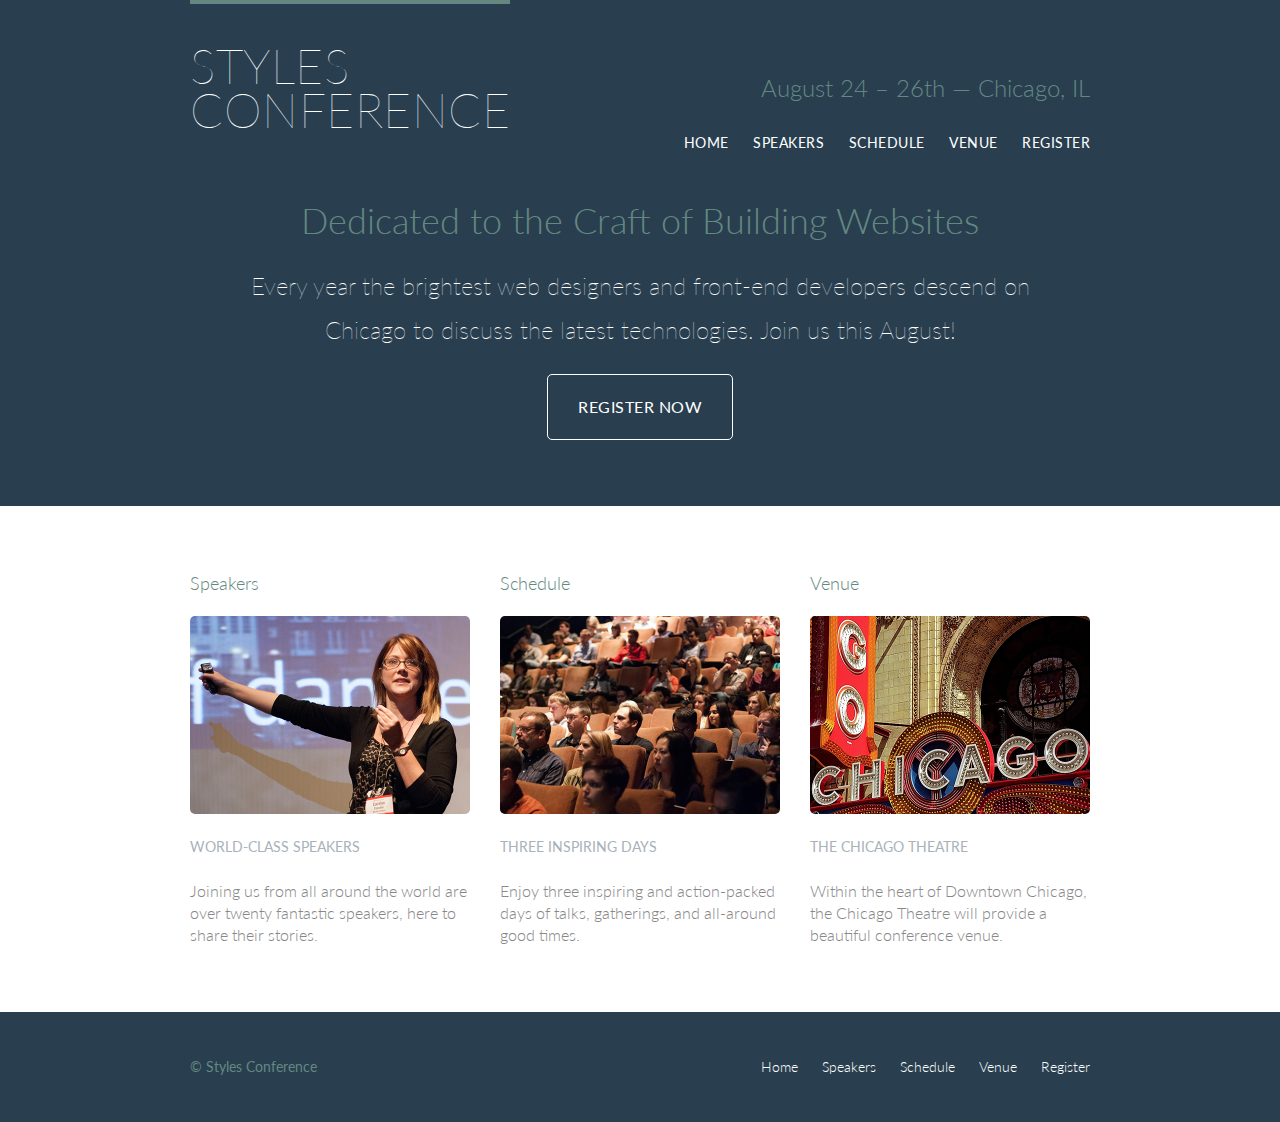
<file: index.html>
<!DOCTYPE html>
<html lang="en">
    <head>
        <meta charset="utf-8">
        <title>Styles Conference</title>
        <link rel="stylesheet" href="assets/stylesheets/main.css">

        <link rel="preconnect" href="https://fonts.gstatic.com">
        <link rel="stylesheet" href="https://fonts.googleapis.com/css2?family=Lato:wght@100;300;400&display=swap">
    </head>

    <body>
        <header class="primary-header container group">
            <h1 class="logo">
                <a href="index.html">Styles <br> Conference</a>
            </h1>               
            <h2 class="tagline">August 24 &ndash; 26th &mdash; Chicago, IL</h2>

            <nav class="nav primary-nav">
                <ul>
                    <li><a href="index.html">Home</a></li>
                    <li><a href="speakers.html">Speakers</a></li>
                    <li><a href="schedule.html">Schedule</a></li>
                    <li><a href="venue.html">Venue</a></li>
                    <li><a href="register.html">Register</a></li>
                </ul>

            </nav>
        </header>

        <section class="hero container">
            <h3>Dedicated to the Craft of Building Websites</h3>
            <p>Every year the brightest web designers and front-end developers descend on Chicago to discuss the latest technologies. Join us this August!</p>
        
            <a class="btn btn-alt" href="register.html">Register Now</a>
        </section>

        <section class="row">
            <div class="grid">
                <!-- Speakers -->
                <section class="teaser col-1-3">
                    <h4>Speakers</h4>
                    <a href="speakers.html">
                        <img src="assets/images/home/speakers.jpg" alt="Professional Speaker">
                        <h5>World-Class Speakers</h5>
                    </a>
                    <p>Joining us from all around the world are over twenty fantastic speakers, here to share their stories.</p>
                </section><!--
                    Schedule
                --><section class="teaser col-1-3">
                    <h4>Schedule</h4>
                    <a href="schedule.html">
                        <img src="assets/images/home/schedule.jpg" alt="Rows of seats filled with people">
                        <h5>Three Inspiring Days</h5>
                    </a>
                    <p>Enjoy three inspiring and action-packed days of talks, gatherings, and all-around good times.</p>
                </section><!--
                    Venue 
                --><section class="teaser col-1-3">
                    <h4>Venue</h4>
                    <a href="venue.html">
                        <img src="assets/images/home/venue.jpg" alt="A sign above a theatre that says 'Chicago'">
                        <h5>The Chicago Theatre</h5>
                    </a>
                    <p>Within the heart of Downtown Chicago, the Chicago Theatre will provide a beautiful conference venue.</p>
                </section>
            </div>
        </section>

        <footer class="primary-footer container group">
            <small>&copy; Styles Conference</small>

            <nav class="nav">
                <ul>
                    <li><a href="index.html">Home</a></li>
                    <li><a href="speakers.html">Speakers</a></li>
                    <li><a href="schedule.html">Schedule</a></li>
                    <li><a href="venue.html">Venue</a></li>
                    <li><a href="register.html">Register</a></li>
                </ul>                
            </nav>
        </footer>
    </body>
</html>
</file>
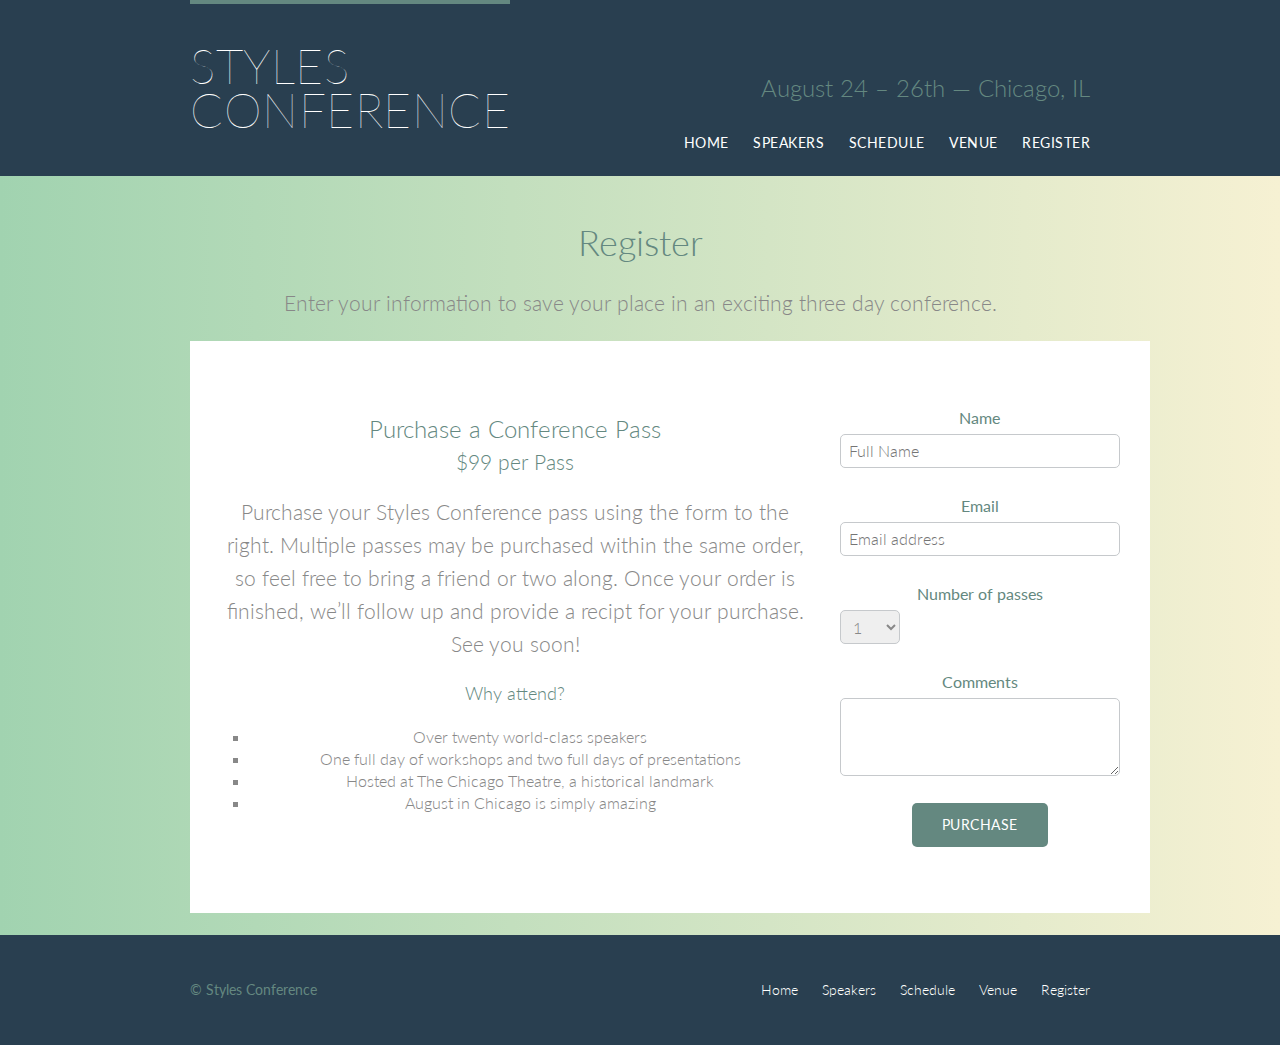
<file: register.html>
<!DOCTYPE html>
<html lang="en">
    <head>
        <meta charset="utf-8">
        <title>Styles Conference</title>
        <link rel="stylesheet" href="assets/stylesheets/main.css">

        <link rel="preconnect" href="https://fonts.gstatic.com">
        <link rel="stylesheet" href="https://fonts.googleapis.com/css2?family=Lato:wght@100;300;400&display=swap">
    </head>

    <body>
        <header class="primary-header container group">
            <h1 class="logo">
                <a href="index.html">Styles <br> Conference</a>
            </h1>
            <h2 class="tagline">August 24 &ndash; 26th &mdash; Chicago, IL</h2>

            <nav class="nav primary-nav">
                <ul>
                    <li><a href="index.html">Home</a></li>
                    <li><a href="speakers.html">Speakers</a></li>
                    <li><a href="schedule.html">Schedule</a></li>
                    <li><a href="venue.html">Venue</a></li>
                    <li><a href="register.html">Register</a></li>
                </ul> 
            </nav>
        </header>

        <section class="row-alt">
            <div class="lead container">
                <h1>Register</h1>
                <p>Enter your information to save your place in an exciting three day conference.</p>

                <section class="row">
                    <div class="grid">
                        <section class="col-2-3">
                            <h2>Purchase a Conference Pass</h2>
                            <h3>$99 per Pass</h3>
                            <p>Purchase your Styles Conference pass using the form to the right. Multiple passes may be purchased within the same order, so feel free to bring a friend or two along. Once your order is finished, we&#8217;ll follow up  and provide a recipt for your purchase. See you soon!</p>
                            
                            <h4>Why attend?</h4>
                            <ul class="why-attend">
                                <li>Over twenty world-class speakers</li>
                                <li>One full day of workshops and two full days of presentations</li>
                                <li>Hosted at The Chicago Theatre, a historical landmark</li>
                                <li>August in Chicago is simply amazing</li>
                            </ul>
                        </section><!--

                        --><form class="col-1-3" action="#" method="post">
                            <fieldset class="register-group">
                                <label>
                                    Name <input type="text" name="name" placeholder="Full Name" required>
                                </label>
    
                                <label>
                                    Email <input type="email" name="email" placeholder="Email address" required>
                                </label>
    
                                <label>
                                    Number of passes
                                    <select name="quantity" required>
                                        <option value="1" selected>1</option>
                                        <option value="2">2</option>
                                        <option value="3">3</option>
                                        <option value="4">4</option>
                                        <option value="5">5</option>
                                    </select>
                                </label>
    
                                <label>
                                    Comments <textarea name="comments"></textarea>
                                </label>
                            </fieldset>

                            <input type="submit" class="btn btn-default" name="submit" value="Purchase">
                        </form>
                    </div>
                </section>
            </div>
        </section>

        <footer class="primary-footer container group">
            <small>&copy; Styles Conference</small>

            <nav class="nav">
                <ul>
                    <li><a href="index.html">Home</a></li>
                    <li><a href="speakers.html">Speakers</a></li>
                    <li><a href="schedule.html">Schedule</a></li>
                    <li><a href="venue.html">Venue</a></li>
                    <li><a href="register.html">Register</a></li>
                </ul> 
            </nav>
        </footer>
    </body>
</html>
</file>
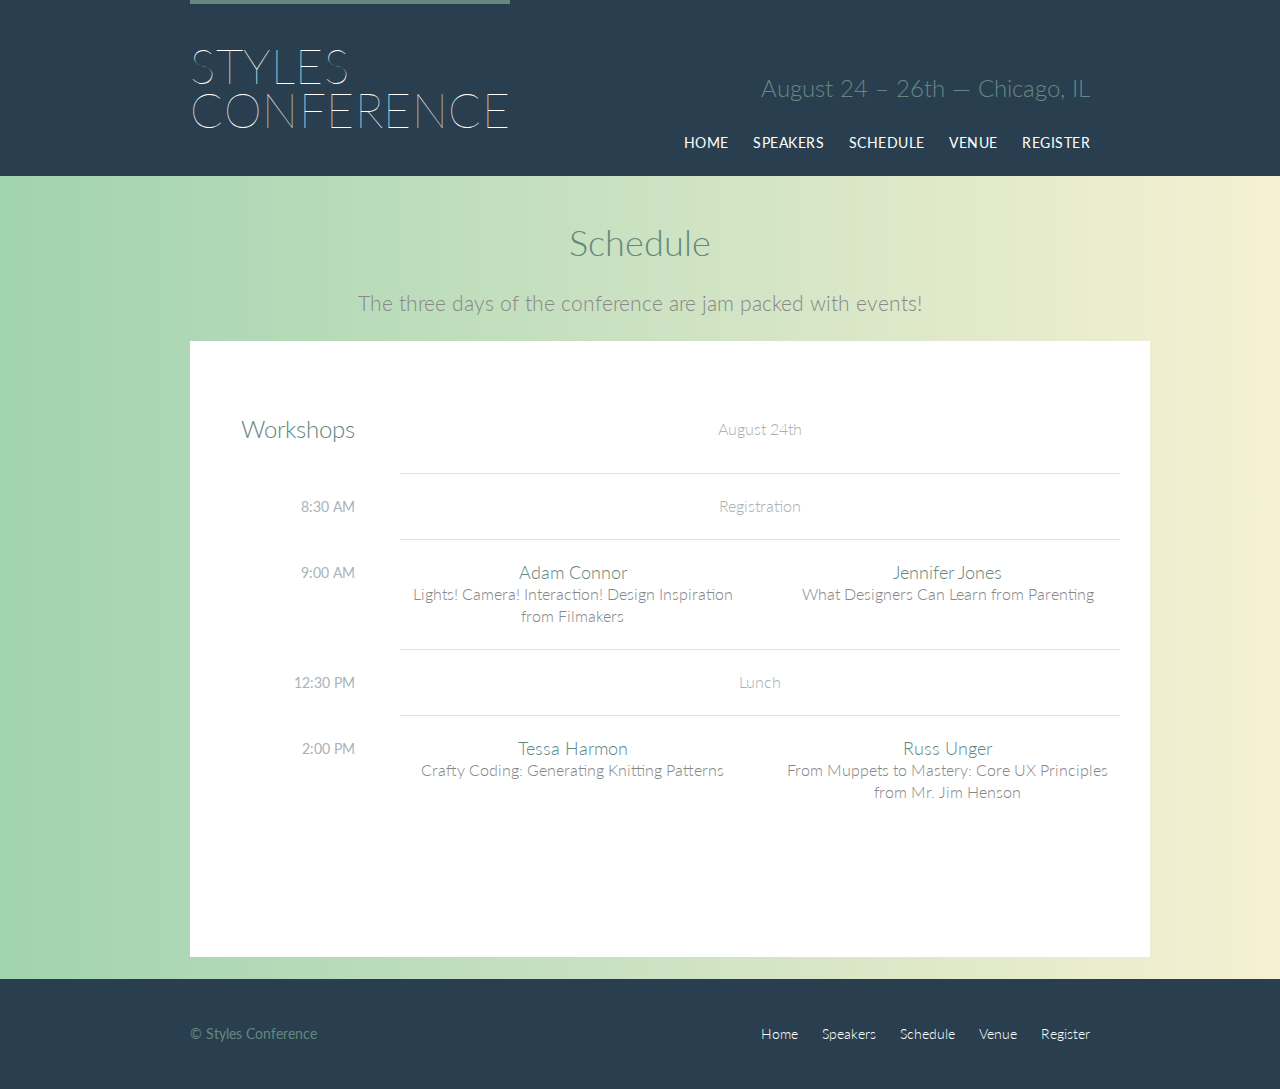
<file: schedule.html>
<!DOCTYPE html>
<html lang="en">
    <head>
        <meta charset="utf-8">
        <title>Styles Conference</title>
        <link rel="stylesheet" href="assets/stylesheets/main.css">

        <link rel="preconnect" href="https://fonts.gstatic.com">
        <link rel="stylesheet" href="https://fonts.googleapis.com/css2?family=Lato:wght@100;300;400&display=swap">
    </head>

    <body>
        <header class="primary-header container group">
            <h1 class="logo">
                <a href="index.html">Styles <br> Conference</a>
            </h1> 
            <h2 class="tagline">August 24 &ndash; 26th &mdash; Chicago, IL</h2>

            <nav class="nav primary-nav">
                <ul>
                    <li><a href="index.html">Home</a></li>
                    <li><a href="speakers.html">Speakers</a></li>
                    <li><a href="schedule.html">Schedule</a></li>
                    <li><a href="venue.html">Venue</a></li>
                    <li><a href="register.html">Register</a></li>
                </ul> 
            </nav>
        </header>

        <section class="row-alt">
            <div class="lead container">
                <h1>Schedule</h1>
                <p>The three days of the conference are jam packed with events!</p>

                <section class="row">
                    <div class="container">
                        <table>
                            <thead>
                                <tr>
                                    <th scope="row">Workshops</th>
                                    <td colspan="2" class="schedule-offset">August 24th</td>
                                </tr>
                            </thead>
                            <tbody>
                                <tr>
                                    <th scope="row"><time datetime="08:30:00">8:30 AM</time></th>
                                    <td colspan="2" class="schedule-offset">Registration</td>
                                </tr>
                                <tr>
                                    <th scope="row"><time datetime="09:00:00">9:00 AM</time></th>
                                    <td>
                                        <a href="speakers.html#adam-connor">
                                            <h4>Adam Connor</h4>Lights! Camera! Interaction! Design Inspiration from Filmakers</a>
                                    </td>
                                    <td>
                                        <a href="speakers.htmljennifer-jones">
                                            <h4>Jennifer Jones</h4>What Designers Can Learn from Parenting</a>
                                    </td>
                                </tr>
                                <tr>
                                    <th scope="row"><time datetime="12:30:00">12:30 PM</time></th>
                                    <td colspan="2" class="schedule-offset">Lunch</td>
                                </tr>
                                <tr>
                                    <th scope="row"><time datetime="14:00:00">2:00 PM</time></th>
                                    <td>
                                        <a href="speakers.html#tessa-harmon">
                                            <h4>Tessa Harmon</h4>Crafty Coding: Generating Knitting Patterns</a>
                                    </td>
                                    <td>
                                        <a href="speakers.html#russ-unger">
                                            <h4>Russ Unger</h4>From Muppets to Mastery: Core UX Principles from Mr. Jim Henson</a>
                                    </td>
                                </tr>
                            </tbody>
                        </table>

                        <table></table>

                        <table></table>
                    </div>
                </section>
            </div>
        </section>

        <footer class="primary-footer container group">
            <small>&copy; Styles Conference</small>

            <nav class="nav">
                <ul>
                    <li><a href="index.html">Home</a></li>
                    <li><a href="speakers.html">Speakers</a></li>
                    <li><a href="schedule.html">Schedule</a></li>
                    <li><a href="venue.html">Venue</a></li>
                    <li><a href="register.html">Register</a></li>
                </ul> 
            </nav>
        </footer>
    </body>
</html>
</file>
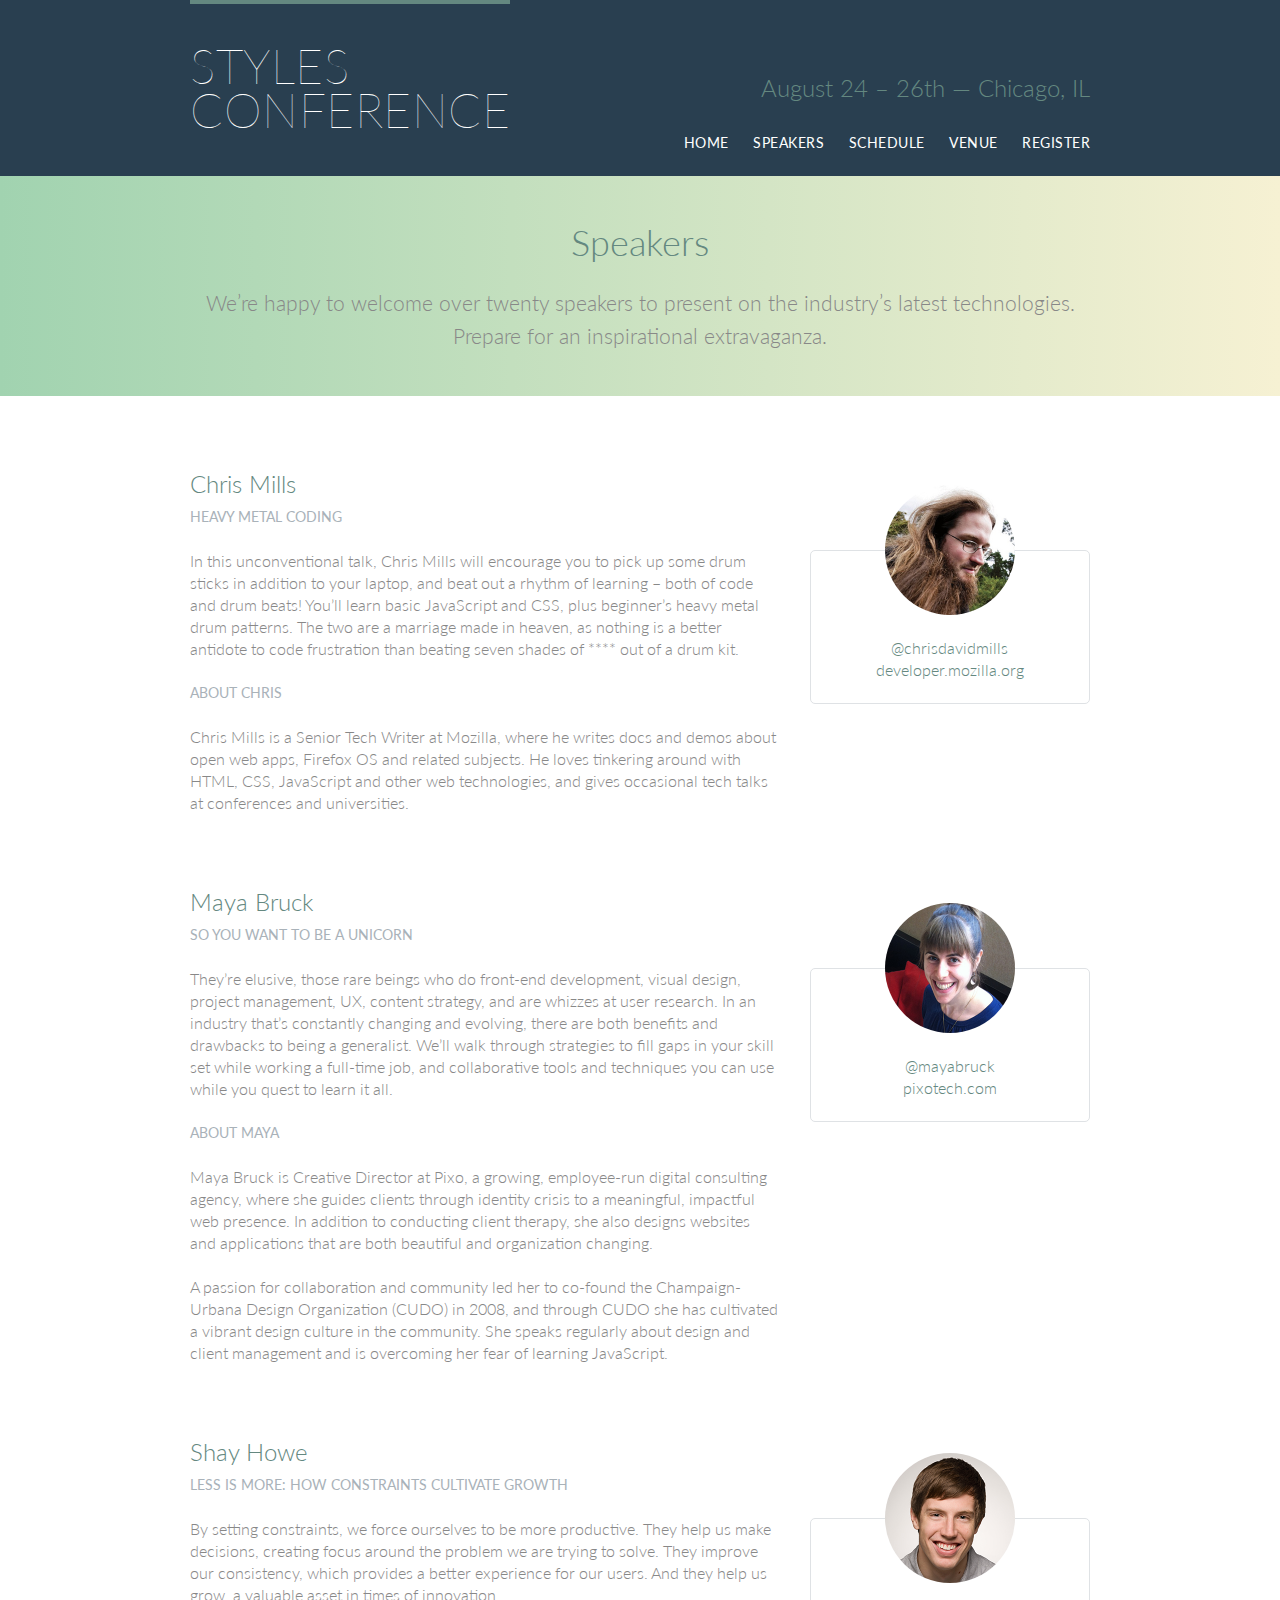
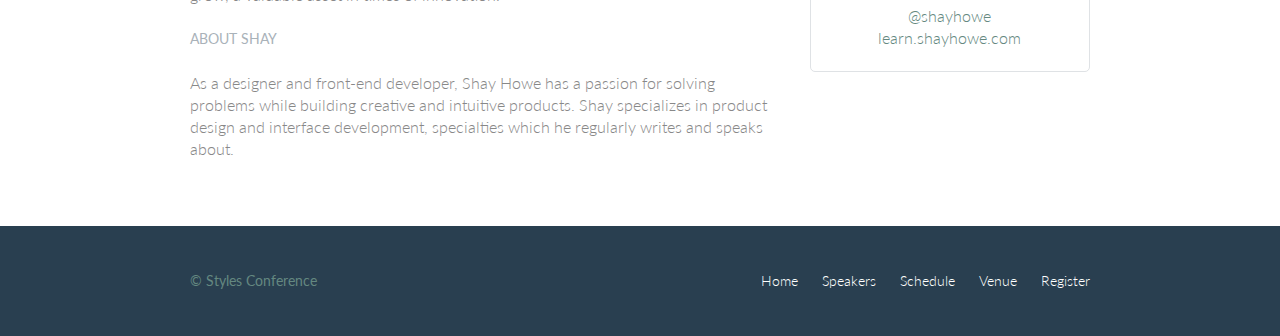
<file: speakers.html>
<!DOCTYPE html>
<html lang="en">
    <head>
        <meta charset="utf-8">
        <title>Styles Conference</title>
        <link rel="stylesheet" href="assets/stylesheets/main.css">

        <link rel="preconnect" href="https://fonts.gstatic.com">
        <link rel="stylesheet" href="https://fonts.googleapis.com/css2?family=Lato:wght@100;300;400&display=swap">
    </head>

    <body>
        <header class="primary-header container group">
            <h1 class="logo">
                <a href="index.html">Styles <br> Conference</a>
            </h1>
            <h2 class="tagline">August 24 &ndash; 26th &mdash; Chicago, IL</h2>

            <nav class="nav primary-nav">
                <ul>
                    <li><a href="index.html">Home</a></li>
                    <li><a href="speakers.html">Speakers</a></li>
                    <li><a href="schedule.html">Schedule</a></li>
                    <li><a href="venue.html">Venue</a></li>
                    <li><a href="register.html">Register</a></li>
                </ul> 
            </nav>
        </header>

        <section class="row-alt">
            <div class="lead container">
                <h1>Speakers</h1>
                <p>We&#8217;re happy to welcome over twenty speakers to present on the industry&#8217;s latest technologies. Prepare for an inspirational extravaganza.</p>
            </div>
        </section>

        <section class="row">
            <div class="grid">
                <section class="speaker" id="chris-mills">
                    <div class="col-2-3">
                        <h2>Chris Mills</h2>
                        <h5>Heavy Metal Coding</h5>
                        <p>In this unconventional talk, Chris Mills will encourage you to pick up some drum sticks in addition to your laptop, and beat out a rhythm of learning – both of code and drum beats! You’ll learn basic JavaScript and CSS, plus beginner’s heavy metal drum patterns. The two are a marriage made in heaven, as nothing is a better antidote to code frustration than beating seven shades of **** out of a drum kit.</p>

                        <h5>About Chris</h5>
                        <p>Chris Mills is a Senior Tech Writer at Mozilla, where he writes docs and demos about open web apps, Firefox OS and related subjects. He loves tinkering around with HTML, CSS, JavaScript and other web technologies, and gives occasional tech talks at conferences and universities.</p>
                    </div><!--

                    --><aside class="col-1-3">
                        <div class="speaker-info">
                            <img src="assets/images/speakers/chris-mills.jpg" alt="Chris Mills">

                            <ul>
                                <li><a href="https://twitter.com/chrisdavidmills">@chrisdavidmills</a></li>
                                <li><a href="https://developer.mozilla.org">developer.mozilla.org</a></li>
                            </ul>
                        </div>
                    </aside>
                </section>

                <section class="speaker" id="maya-bruck">
                    <div class="col-2-3">
                        <h2>Maya Bruck</h2>
                        <h5>So You Want to be a Unicorn</h5>
                        <p>They’re elusive, those rare beings who do front-end development, visual design, project management, UX, content strategy, and are whizzes at user research. In an industry that’s constantly changing and evolving, there are both benefits and drawbacks to being a generalist. We’ll walk through strategies to fill gaps in your skill set while working a full-time job, and collaborative tools and techniques you can use while you quest to learn it all.</p>

                        <h5>About Maya</h5>
                        <p>Maya Bruck is Creative Director at Pixo, a growing, employee-run digital consulting agency, where she guides clients through identity crisis to a meaningful, impactful web presence. In addition to conducting client therapy, she also designs websites and applications that are both beautiful and organization changing.</p>
                        <p>A passion for collaboration and community led her to co-found the Champaign-Urbana Design Organization (CUDO) in 2008, and through CUDO she has cultivated a vibrant design culture in the community. She speaks regularly about design and client management and is overcoming her fear of learning JavaScript.</p>
                    </div><!--

                    --><aside class="col-1-3">
                        <div class="speaker-info">
                            <img src="assets/images/speakers/maya-bruck.jpg" alt="Maya Bruck">

                            <ul>
                                <li><a href="https://twitter.com/mayabruck">@mayabruck</a></li>
                                <li><a href="pixotech.com">pixotech.com</a></li>
                            </ul>
                        </div>
                    </aside>
                </section>

                <section id="shay-howe">
                    <div class="col-2-3">
                        <h2>Shay Howe</h2>
                        <h5>Less is More: How Constraints Cultivate Growth</h5>
                        <p>By setting constraints, we force ourselves to be more productive. They help us make decisions, creating focus around the problem we are trying to solve. They improve our consistency, which provides a better experience for our users. And they help us grow, a valuable asset in times of innovation.</p>

                        <h5>About Shay</h5>
                        <p>As a designer and front-end developer, Shay Howe has a passion for solving problems while building creative and intuitive products. Shay specializes in product design and interface development, specialties which he regularly writes and speaks about.</p>
                    </div><!--

                    --><aside class="col-1-3">
                        <div class="speaker-info">
                            <img src="assets/images/speakers/shay-howe.jpg" alt="Shay Howe">

                            <ul>
                                <li><a href="https://twitter.com/shayhowe">@shayhowe</a></li>
                                <li><a href="http//learn.shayhowe.com.">learn.shayhowe.com</a></li>
                            </ul>
                        </div>
                    </aside>
                </section>
            </div>
        </section>

        <footer class="primary-footer container group">
            <small>&copy; Styles Conference</small>

            <nav class="nav">
                <ul>
                    <li><a href="index.html">Home</a></li>
                    <li><a href="speakers.html">Speakers</a></li>
                    <li><a href="schedule.html">Schedule</a></li>
                    <li><a href="venue.html">Venue</a></li>
                    <li><a href="register.html">Register</a></li>
                </ul> 
            </nav>
        </footer>
    </body>
</html>
</file>
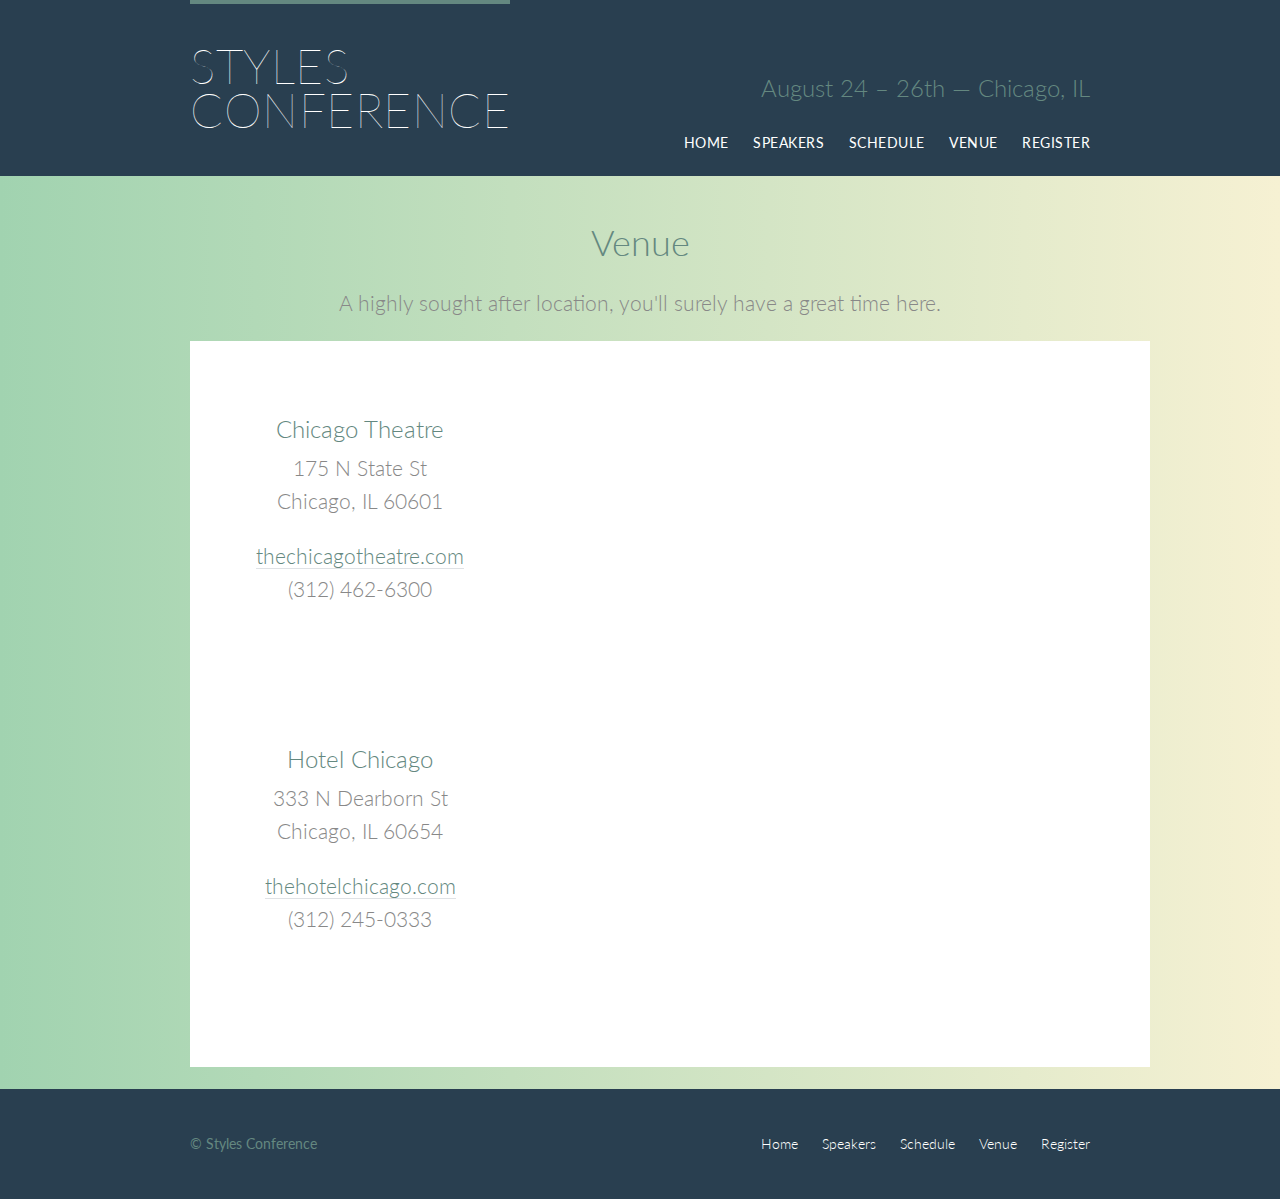
<file: venue.html>
<!DOCTYPE html>
<html lang="en">
    <head>
        <meta charset="utf-8">
        <title>Styles Conference</title>
        <link rel="stylesheet" href="assets/stylesheets/main.css">

        <link rel="preconnect" href="https://fonts.gstatic.com">
        <link rel="stylesheet" href="https://fonts.googleapis.com/css2?family=Lato:wght@100;300;400&display=swap">
    </head>

    <body>
        <header class="primary-header container group">
            <h1 class="logo">
                <a href="index.html">Styles <br> Conference</a>
            </h1>
            <h2 class="tagline">August 24 &ndash; 26th &mdash; Chicago, IL</h2>

            <nav class="nav primary-nav">
                <ul>
                    <li><a href="index.html">Home</a></li>
                    <li><a href="speakers.html">Speakers</a></li>
                    <li><a href="schedule.html">Schedule</a></li>
                    <li><a href="venue.html">Venue</a></li>
                    <li><a href="register.html">Register</a></li>
                </ul> 
            </nav>
        </header>

        <section class="row-alt">
            <div class="lead container">
                <h1>Venue</h1>
                <p>A highly sought after location, you'll surely have a great time here.</p>

                <section class="row">
                    <div class="grid">
                        <section id="venue-theatre">
                            <div class="col-1-3">
                                <h2>Chicago Theatre</h2>
                                <p>175 N State St <br> Chicago, IL 60601</p>
                                <p><a href="http://www.thechicagotheatre.com/">thechicagotheatre.com</a> <br> (312) 462-6300</p>
                            </div><!--

                            --><iframe class="col-2-3 venue-map" src="https://www.google.com/maps/embed?pb=!1m18!1m12!1m3!1d2970.346932432805!2d-87.62969368427926!3d41.885395372936244!2m3!1f0!2f0!3f0!3m2!1i1024!2i768!4f13.1!3m3!1m2!1s0x880e2ca55810a493%3A0x4700ddf60fcbfad6!2sThe%20Chicago%20Theatre!5e0!3m2!1sen!2sus!4v1617904098098!5m2!1sen!2sus"></iframe>
                        </section>

                        <section id="venue-hotel">
                            <div class="col-1-3">
                                <h2>Hotel Chicago</h2>
                                <p>333 N Dearborn St <br> Chicago, IL 60654</p>
                                <p><a href="https://thehotelchicago.com/">thehotelchicago.com</a> <br> (312) 245-0333</p>
                            </div><!--

                            --><iframe class="col-2-3 venue-map" src="https://www.google.com/maps/embed?pb=!1m18!1m12!1m3!1d11881.384081929207!2d-87.63625975778764!3d41.885414988306955!2m3!1f0!2f0!3f0!3m2!1i1024!2i768!4f13.1!3m3!1m2!1s0x880e2cae21a12625%3A0x277f22d4b64d5732!2sHotel%20Chicago%20Downtown%2C%20Autograph%20Collection!5e0!3m2!1sen!2sus!4v1617904181851!5m2!1sen!2sus"></iframe>
                        </section>
                    </div>
                </section>
            </div>
        </section>

        <footer class="primary-footer container group">
            <small>&copy; Styles Conference</small>

            <nav class="nav">
                <ul>
                    <li><a href="index.html">Home</a></li>
                    <li><a href="speakers.html">Speakers</a></li>
                    <li><a href="schedule.html">Schedule</a></li>
                    <li><a href="venue.html">Venue</a></li>
                    <li><a href="register.html">Register</a></li>
                </ul> 
            </nav>
        </footer>
    </body>
</html>
</file>
<file: assets/stylesheets/main.css>
/* 
    http://meyerweb.com/eric/tools/css/reset/ 
    v2.0 | 2011-01-26
    License: none (public domain)
*/

html, body, div, span, applet, object, iframe, h1, h2, h3, h4, h5, h6, p, blockquote, pre, a, abbr, acronym, address, big, cite, code, del, dfn, em, img, ins, kbd, q, s, samp, small, strike, strong, sub, sup, tt, var, b, u, i, center, dl, dt, dd, ol, ul, li, fieldset, form, label, legend, table, caption, tbody, tfoot, thead, tr, th, td, article, aside, canvas, details, embed, figure, figcaption, footer, header, hgroup, menu, nav, output, ruby, section, summary, time, mark, audio, video {
	margin: 0;
	padding: 0;
	border: 0;
	font-size: 100%;
	font: inherit;
	vertical-align: baseline;
}

article, aside, details, figcaption, figure, footer, header, hgroup, menu, nav, section {
	display: block;
}

body {
	line-height: 1;
}

ol, ul {
	list-style: none;
}

blockquote, q {
	quotes: none;
}

blockquote:before, blockquote:after, q:before, q:after {
	content: '';
	content: none;
}

table {
	border-collapse: collapse;
	border-spacing: 0;
}

/* Styling */

*, *:before, *:after {
    -webkit-box-sizing: border-box;
    -moz-box-sizing: border-box;
    box-sizing: border-box;
}

/* Custom styles */

body {
    background-color: #293f50;
    color: #888;
    font: 300 16px/22px "Lato", "Open Sans", "Helvetica Neue", Helvetica, Arial, sans-serif;
}

h1, h2, h3, h4 {
    color: #648880;
}

h1 {
    font-size: 36px;
    line-height: 44px;
}

h2 {
    font-size: 24px;
    line-height: 44px;
}

h3 {
    font-size: 21px;
}

h4 {
    font-size: 18px;
}

h5 {
    color: #a9b2b9;
    font-size: 14px;
    font-weight: 400;
    text-transform: uppercase;
}

strong {
    font-weight: 400;
}

cite, em {
    font-style: italic;
}

/* Links */

a:hover {
    color: #a9b2b9;
}

a {
    color: #648880;
    text-decoration: none;
}

p a {
    border-bottom: 1px solid #dfe2e5;
}

.primary-header a, .primary-footer a {
    color: #fff;
}

.primary-header a:hover, .primary-footer a:hover {
    color: #648880;
} 

.teaser a:hover h4 {
    color: #a9b2b9;
}

/* Grid */

.container {
    padding-left: 30px;
    padding-right: 30px;
}

.container, .grid {
    margin: 0 auto;
    width: 960px;
}

.col-1-3 {
    width: 33.33%;
}

.col-2-3 {
    width: 66.66%;
}

.col-1-3, .col-2-3 {
    display: inline-block;
    vertical-align: top;
}

.grid, .col-1-3, .col-2-3 {
    padding-left: 15px;
    padding-right: 15px;
}

/* Clearfix */

.group:before, .group:after {
    content: "";
    display: table;
}

.group {
    clear: both;
    *zoom: 1;
}

.group:after {
    clear: both;
}

/* Home */

.hero {
    color: #fff;
    line-height: 44px;
    padding: 22px 80px 66px 80px;
    text-align: center;
}

.hero h3 {
    font-size: 36px;
}

.hero p {
    font-size: 24px;
    font-weight: 100;
}

.logo {
    border-top: 4px solid #648880;
    padding: 40px 0 22px 0;
    float: left;
    font-size: 48px;
    font-weight: 100;
    line-height: 44px;
    letter-spacing: .5px;
    text-transform: uppercase;
}

.tagline {
    margin: 66px 0 22px 0;
    text-align: right;
}

.primary-nav {
    font-size: 14px;
    font-weight: 400;
    letter-spacing: .5px;
    text-transform: uppercase;
}

/* Navigation */

.nav {
    text-align: right;
}

.nav li {
    display: inline-block;
    margin: 0 10px;
    vertical-align: top;
}

.nav li:last-child {
    margin-right: 0;
}

/* Rows */

.row {
    background-color: #fff;
    padding: 66px 0 44px 0;
}

.row-alt {
    background-color: #cbe2c1;
    background-image: -webkit-linear-gradient(to right, #a1d3b0, #f6f1d3);
    background-image: -moz-linear-gradient(to right, #a1d3b0, #f6f1d3);
    background-image: linear-gradient(to right, #a1d3b0, #f6f1d3);
    padding: 44px 0px 22px 0px;
}

.row, .row-alt {
    min-width: 960px;
}

/* Teasers */

.teaser img {
    border-radius: 5px;
    display: block;
    margin-bottom: 22px;
    max-width: 100%;
}

/* Leads */

.lead {
    text-align: center;
}

.lead p {
    font-size: 21px;
    line-height: 33px;
}

/* Speakers */

.speaker {
    margin-bottom: 44px;
}

.speaker-info {
    border: 1px solid #dfe2e5;
    border-radius: 5px;
    margin-top: 88px;
    padding-bottom: 22px;
    text-align: center;
}

.speaker-info img {
    border-radius: 50%;
    height: 130px;
    margin: -66px 0 22px 0;
    vertical-align: top;
}

/* Venues */

#venue-theatre {
    margin-bottom: 66px;
}

#venue-hotel {
    margin-bottom: 22px;
}

.venue-map {
    height: 264px;
}

/* Schedule */

table {
    margin-bottom: 44px;
    width: 100%;
}

table:last-child {
    margin-bottom: 0;
}

table a {
    color: #888;
}

table h4 {
    margin-bottom: 0;
}

thead {
    line-height: 44px;
}

thead th {
    color: #648880;
    font-size: 24px;
}

tbody th {
    color: #a9b2b9;
    font-size: 14px;
    font-weight: 400;
    padding-top: 22px;
    text-transform: uppercase;
}

tbody td {
    border-top: 1px solid #dfe2e5;
    padding-top: 21px;
}

tbody td:first-of-type {
    padding-right: 15px;
}

tbody td:last-of-type {
    padding-left: 15px;
}

tbody td:only-of-type {
    padding-left: 0;
    padding-right: 0;
}

th {
    padding-right: 45px;
    text-align: right;
    width: 20%;
}

td {
    width: 40%;
}

th, td {
    padding-bottom: 22px;
    vertical-align: top;
}

.schedule-offset {
    color: #a9b2b9;
}

/* Register */

form {
    margin-bottom: 22px;
}

input, select, textarea {
    font: 300 16px/22px "Lato", "Open Sans", "Helvetica Neue", Helvetica, Arial, sans-serif;
}

.why-attend {
    list-style: square;
    margin: 0 0 22px 30px;
}

.register-group label {
    color: #648880;
    cursor: pointer;
    font-weight: 400;
}

.register-group select {
    height: 34px;
    width: 60px;
}

.register-group textarea {
    height: 78px;
}

.register-group input,
.register-group select,
.register-group textarea {
    border: 1px solid #c6c9cc;
    border-radius: 5px;
    color: #888;
    display: block;
    margin: 5px 0 27px 0;
    padding: 5px 8px;
}

.register-group input,
.register-group textarea {
    width: 100%;
}

/* Footer */

.primary-footer {
    color: #648880;
    font-size: 14px;
    padding-bottom: 44px;
    padding-top: 44px;
}

.primary-footer small {
    float: left;
    font-weight: 400;
}

/* Typography */

h1, h3, h4, h5, p {
    margin-bottom: 22px;
}

/* Buttons */

.btn {
    border-radius: 5px;
    color: #fff;
    cursor: pointer;
    display: inline-block;
    font-weight: 400;
    letter-spacing: .5px;
    margin: 0;
    text-transform: uppercase;
}

.btn-default {
    border: 0;
    background: #648880;
    padding: 11px 30px;
    font-size: 14px;
}

.btn-default:hover {
    background: #77a198;
}

.btn-alt {
    border: 1px solid #fff;
    padding: 10px 30px;
}

.btn-alt:hover {
    background-color: #fff;
    color: #648880;
}
</file>
